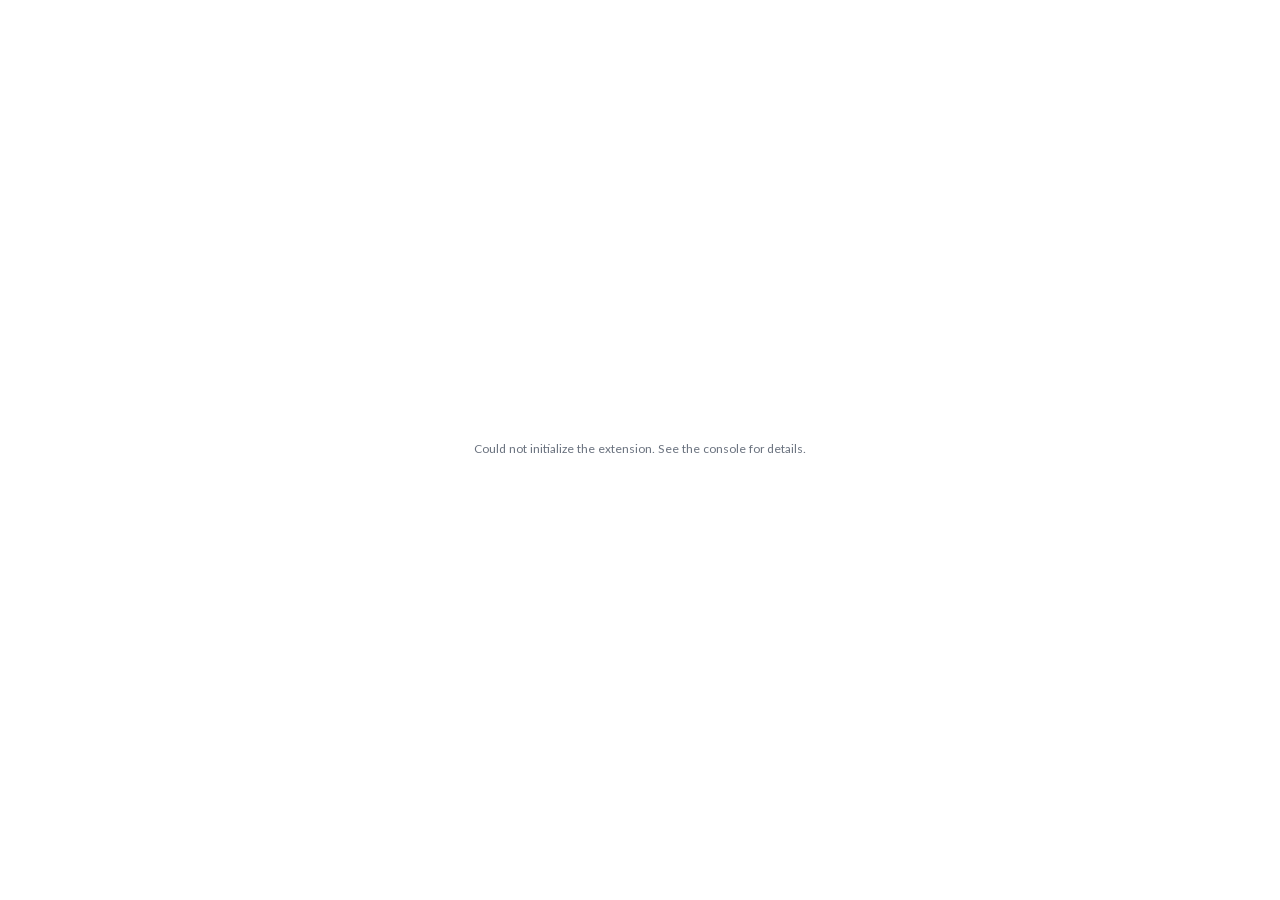
<file: index.html>
<!DOCTYPE html>
<html lang="en">
  <head>
    <meta charset="utf-8" />
    <meta name="viewport" content="width=device-width, initial-scale=1" />
    <title>Line Chart</title>
    <link rel="stylesheet" href="./fonts/fonts.css?v=22ceb76171" />
    <link rel="stylesheet" href="./chart.css?v=8dd216dcb2" />
    <script src="./timing.js?v=666dc99b7c"></script>
    <script src="./icons.js?v=899a3f9c7f"></script>
    <script src="./config.js?v=b764ee4a14"></script>
    <script src="./export.js?v=fc7566d4d2"></script>
    <script src="./chart.js?v=bd6caee003"></script>
  </head>

  <body>
    <div id="card" class="card is-empty">
      <div class="head">
        <div id="icon" class="icon" aria-hidden="true"></div>
        <div id="title" class="title"></div>
        <div id="explanation" class="explanation"></div>
      </div>

      <div id="body" class="body legend-top">
        <div id="legend" class="legend"></div>
        <div id="plot" class="plot">
          <svg id="svg" class="svg" role="img" aria-label="Line chart"></svg>
        </div>
      </div>

      <div id="hint" class="hint"></div>
    </div>

    <div id="tooltip" class="tooltip" role="tooltip"></div>
    <div id="menu" class="menu" role="menu"></div>

    <script>
      // Dev preview only: index.html?mock loads a stand-in for the Tableau API.
      if (/[?&]mock\b/.test(location.search)) document.write('<script src="./dev/mock.js?v=84d4e1e84e"><\/script>');
    </script>
    <script>
      // Tableau Extensions API is bundled in ./lib (no CDN). Skipped when a dev mock already defined it.
      if (!(window.tableau && window.tableau.extensions)) {
        document.write('<script src="./lib/tableau.extensions.1.17.0.min.js?v=276479f2c7"><\/script>');
      }
    </script>
    <script>
      if (window.ExtTiming) ExtTiming.mark('Tableau API library loaded');
      if (window.tableau && window.tableau.extensions) {
        window.LineChart.init();
      } else {
        document.getElementById('hint').textContent =
            'Could not load the Tableau Extensions API library.';
      }
    </script>
  </body>
</html>
</file>
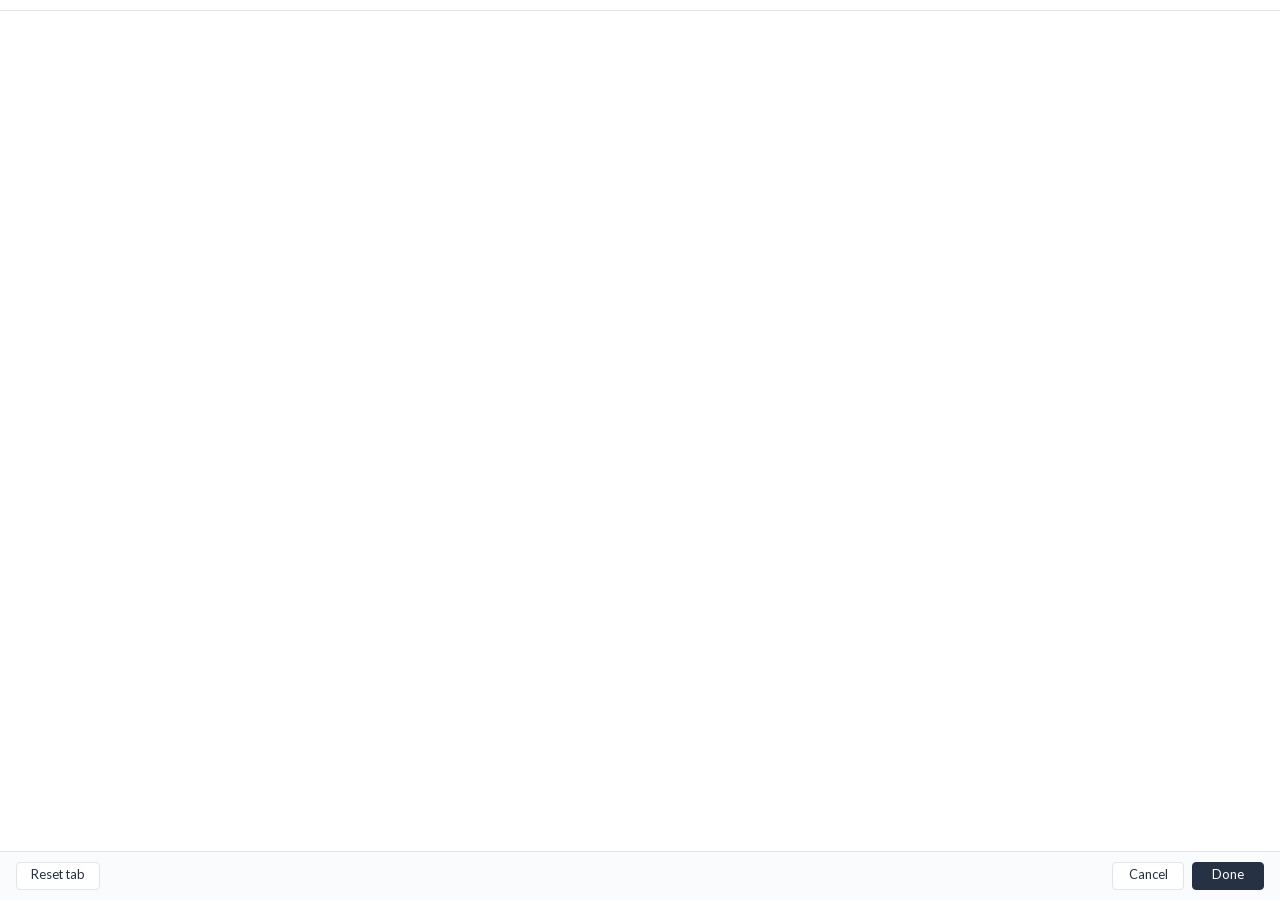
<file: configure.html>
<!DOCTYPE html>
<html lang="en">
  <head>
    <meta charset="utf-8" />
    <meta name="viewport" content="width=device-width, initial-scale=1" />
    <title>Line Chart — Format</title>
    <link rel="stylesheet" href="./fonts/fonts.css?v=22ceb76171" />
    <link rel="stylesheet" href="./configure.css?v=2cba48a777" />
  </head>

  <body>
    <nav class="tabs" id="tabs" role="tablist"></nav>

    <main class="body" id="panels"></main>

    <footer class="footer">
      <button class="btn" id="reset-tab" type="button" title="Restore the defaults for this tab">Reset tab</button>
      <span class="status" id="status"></span>
      <button class="btn" id="cancel" type="button">Cancel</button>
      <button class="btn btn--primary" id="done" type="button">Done</button>
    </footer>

    <script src="./icons.js?v=899a3f9c7f"></script>
    <script src="./config.js?v=b764ee4a14"></script>
    <script src="./configure.js?v=1e35f7ffee"></script>
    <script>
      if (/[?&]mock\b/.test(location.search)) document.write('<script src="./dev/mock.js?v=84d4e1e84e"><\/script>');
    </script>
    <script>
      // Tableau Extensions API is bundled in ./lib (no CDN). Skipped when a dev mock already defined it.
      if (!(window.tableau && window.tableau.extensions)) {
        document.write('<script src="./lib/tableau.extensions.1.17.0.min.js?v=276479f2c7"><\/script>');
      }
    </script>
    <script>
      if (window.tableau && window.tableau.extensions) {
        window.LineChartConfigure.init();
      } else {
        console.error('Could not load the Tableau Extensions API library.');
      }
    </script>
  </body>
</html>
</file>
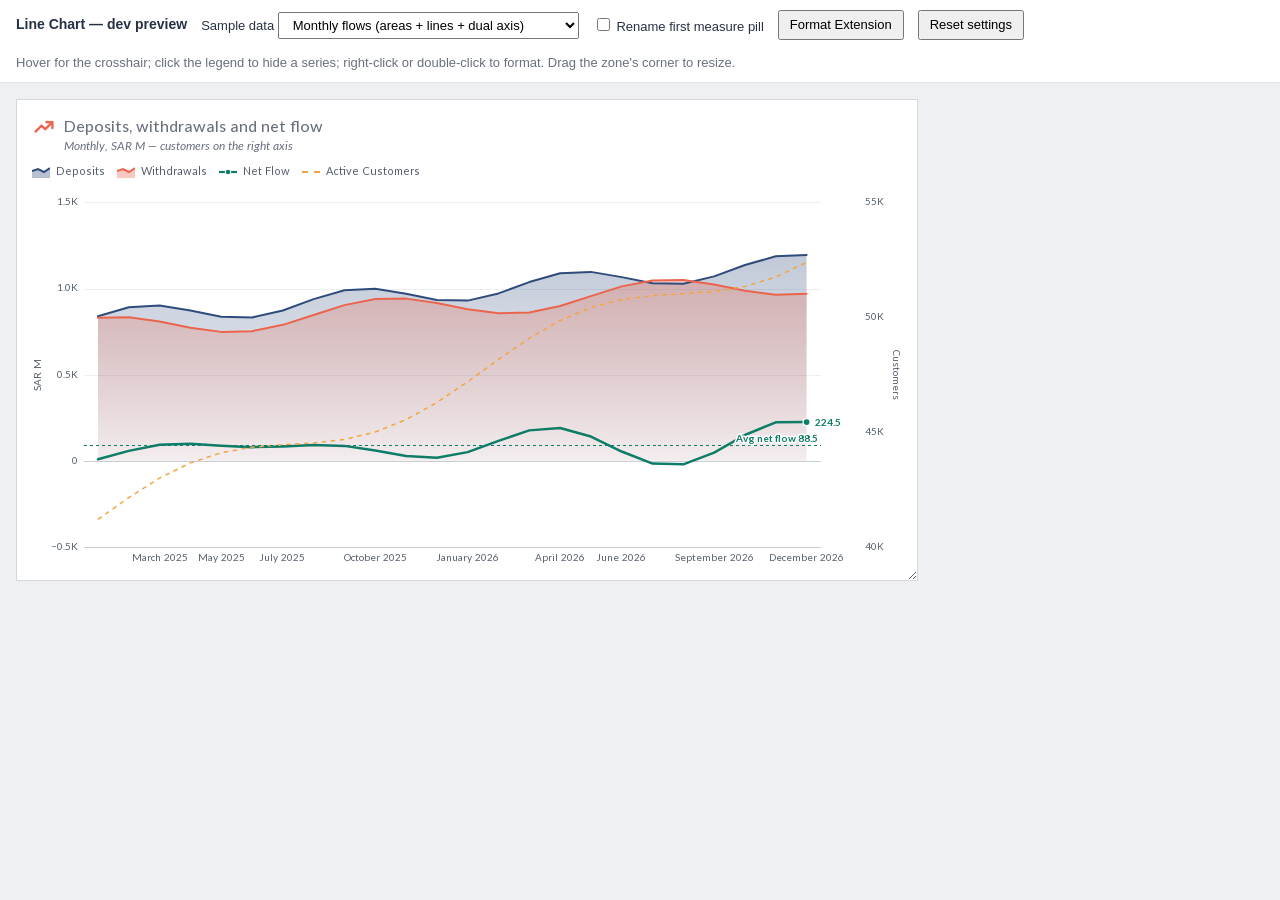
<file: dev/preview.html>
<!DOCTYPE html>
<html lang="en">
<head>
<meta charset="utf-8">
<title>Line Chart — dev preview</title>
<style>
  body { margin: 0; font: 13px/1.4 -apple-system, "Segoe UI", Roboto, Arial, sans-serif; color: #263244; background: #eef0f2; }
  .bar { display: flex; gap: 14px; align-items: center; padding: 10px 16px; background: #fff; border-bottom: 1px solid #e2e4e8; flex-wrap: wrap; }
  .bar b { font-size: 14px; }
  .wrap { display: flex; gap: 16px; padding: 16px; align-items: flex-start; }
  .zone { resize: both; overflow: hidden; width: 900px; height: 480px; background: #fff; border: 1px solid #d5d9df; }
  .zone iframe, .dlg iframe { width: 100%; height: 100%; border: 0; display: block; }
  .dlg { width: 600px; height: 760px; background: #fff; border: 1px solid #d5d9df; box-shadow: 0 6px 24px rgba(0,0,0,.12); display: none; }
  button, select { font: inherit; padding: 4px 10px; }
  .note { color: #68707d; }
</style>
</head>
<body>
  <div class="bar">
    <b>Line Chart — dev preview</b>
    <label>Sample data
      <select id="ds">
        <option value="monthly">Monthly flows (areas + lines + dual axis)</option>
        <option value="channels">By channel (Color dimension, stacked areas)</option>
        <option value="forecast">Actual + forecast (band, forecast, target)</option>
        <option value="daily">Daily raw SAR (exact dates, time spacing)</option>
        <option value="yearmonth">YEAR + MONTH pills (percent)</option>
        <option value="negative">Negative values</option>
        <option value="single">No date (single point)</option>
      </select>
    </label>
    <label><input type="checkbox" id="rename"> Rename first measure pill</label>
    <button id="fmt" type="button">Format Extension</button>
    <button id="reset" type="button">Reset settings</button>
    <span class="note">Hover for the crosshair; click the legend to hide a series; right-click or double-click to format. Drag the zone's corner to resize.</span>
  </div>
  <div class="wrap">
    <div class="zone"><iframe id="card" title="chart"></iframe></div>
    <div class="dlg" id="dlg"><iframe id="dialog" title="Format dialog"></iframe></div>
  </div>
<script>
  var ds = document.getElementById('ds');
  ds.value = localStorage.getItem('lcMockData') || 'monthly';
  var rn = document.getElementById('rename');
  rn.checked = localStorage.getItem('lcMockRename') === '1';
  rn.addEventListener('change', function () { localStorage.setItem('lcMockRename', rn.checked ? '1' : '0'); closeDlg(); load(); });
  function load () { document.getElementById('card').src = '../index.html?mock&data=' + ds.value + (rn.checked ? '&rename' : '') + (/[?&]debug\b/.test(location.search) ? '&debug' : ''); }
  ds.addEventListener('change', function () { localStorage.setItem('lcMockData', ds.value); closeDlg(); load(); });
  document.getElementById('reset').addEventListener('click', function () { localStorage.removeItem('lcMockSettings:' + ds.value); closeDlg(); load(); });
  document.getElementById('fmt').addEventListener('click', function () {
    document.getElementById('card').contentWindow.postMessage({ type: 'lc-configure' }, '*');
  });
  function closeDlg () {
    document.getElementById('dlg').style.display = 'none';
    document.getElementById('dialog').src = 'about:blank';
    var c = document.getElementById('card').contentWindow;
    if (c) c.postMessage({ type: 'lc-dialog-closed' }, '*');
  }
  window.addEventListener('message', function (e) {
    if (!e.data) return;
    if (e.data.type === 'lc-open-dialog') {
      document.getElementById('dlg').style.display = 'block';
      document.getElementById('dialog').src = e.data.url;
    }
    if (e.data.type === 'lc-close-dialog') closeDlg();
  });
  load();
</script>
</body>
</html>
</file>
<file: fonts/fonts.css>
/* Lato 2.0 (SIL Open Font License) — bundled (WOFF2, Latin subset) so the card matches Figma even on
   machines without Lato installed. An installed copy is preferred when present. */
@font-face {
  font-family: "Lato";
  font-style: normal;
  font-weight: 400;
  font-display: swap;
  src: local("Lato Regular"), local("Lato-Regular"), url("./Lato-Regular.woff2") format("woff2");
  unicode-range: U+0000-017F, U+0192, U+02C6, U+02DA, U+02DC, U+2000-206F, U+2070-209F, U+20A0-20CF, U+2100-2122, U+2190-2193, U+2212, U+2215, U+2248, U+2260, U+2264-2265, U+25B2-25BE, U+FEFF, U+FFFD;
}
@font-face {
  font-family: "Lato";
  font-style: italic;
  font-weight: 400;
  font-display: swap;
  src: local("Lato Italic"), local("Lato-Italic"), url("./Lato-Italic.woff2") format("woff2");
  unicode-range: U+0000-017F, U+0192, U+02C6, U+02DA, U+02DC, U+2000-206F, U+2070-209F, U+20A0-20CF, U+2100-2122, U+2190-2193, U+2212, U+2215, U+2248, U+2260, U+2264-2265, U+25B2-25BE, U+FEFF, U+FFFD;
}
@font-face {
  font-family: "Lato";
  font-style: normal;
  font-weight: 500;
  font-display: swap;
  src: local("Lato Medium"), local("Lato-Medium"), url("./Lato-Medium.woff2") format("woff2");
  unicode-range: U+0000-017F, U+0192, U+02C6, U+02DA, U+02DC, U+2000-206F, U+2070-209F, U+20A0-20CF, U+2100-2122, U+2190-2193, U+2212, U+2215, U+2248, U+2260, U+2264-2265, U+25B2-25BE, U+FEFF, U+FFFD;
}
@font-face {
  font-family: "Lato";
  font-style: italic;
  font-weight: 500;
  font-display: swap;
  src: local("Lato Medium Italic"), local("Lato-MediumItalic"), url("./Lato-MediumItalic.woff2") format("woff2");
  unicode-range: U+0000-017F, U+0192, U+02C6, U+02DA, U+02DC, U+2000-206F, U+2070-209F, U+20A0-20CF, U+2100-2122, U+2190-2193, U+2212, U+2215, U+2248, U+2260, U+2264-2265, U+25B2-25BE, U+FEFF, U+FFFD;
}
@font-face {
  font-family: "Lato";
  font-style: normal;
  font-weight: 700;
  font-display: swap;
  src: local("Lato Bold"), local("Lato-Bold"), url("./Lato-Bold.woff2") format("woff2");
  unicode-range: U+0000-017F, U+0192, U+02C6, U+02DA, U+02DC, U+2000-206F, U+2070-209F, U+20A0-20CF, U+2100-2122, U+2190-2193, U+2212, U+2215, U+2248, U+2260, U+2264-2265, U+25B2-25BE, U+FEFF, U+FFFD;
}
@font-face {
  font-family: "Lato";
  font-style: italic;
  font-weight: 700;
  font-display: swap;
  src: local("Lato Bold Italic"), local("Lato-BoldItalic"), url("./Lato-BoldItalic.woff2") format("woff2");
  unicode-range: U+0000-017F, U+0192, U+02C6, U+02DA, U+02DC, U+2000-206F, U+2070-209F, U+20A0-20CF, U+2100-2122, U+2190-2193, U+2212, U+2215, U+2248, U+2260, U+2264-2265, U+25B2-25BE, U+FEFF, U+FFFD;
}
</file>
<file: chart.css>
/* Line Chart — header styled like KPI Card 3; fonts, colours and sizes are set
   inline by chart.js from the saved settings. */

html,
body {
  margin: 0;
  padding: 0;
  width: 100%;
  height: 100%;
  overflow: hidden;
  background: transparent !important;
}

*,
*::before,
*::after {
  box-sizing: border-box;
}

.card {
  width: 100%;
  height: 100%;
  padding: 15px;
  display: flex;
  flex-direction: column;
  align-items: stretch;
  background: transparent;
  border-right: 1px dashed transparent;
  line-height: normal;
  -webkit-font-smoothing: antialiased;
  user-select: none;
  cursor: default;
  overflow: hidden;
}

/* ---- Header (same as KPI Card 3) ------------------------------------- */
.head {
  display: grid;
  grid-template-columns: auto minmax(0, 1fr);
  column-gap: 8px;
  align-items: center;
  min-width: 0;
  flex: none;
}

.icon {
  grid-column: 1;
  grid-row: 1;
  display: flex;
  align-items: center;
  justify-content: center;
  line-height: 0;
}

.head.icon-span .icon { grid-row: 1 / span 2; }

.icon svg,
.icon img { display: block; }

.title {
  grid-column: 2;
  grid-row: 1;
  min-width: 0;
  white-space: nowrap;
  overflow: hidden;
  text-overflow: ellipsis;
}

.explanation {
  grid-column: 2;
  grid-row: 2;
  min-width: 0;
  white-space: nowrap;
  overflow: hidden;
  text-overflow: ellipsis;
}

.card.no-icon .head { grid-template-columns: minmax(0, 1fr); }

.card.no-icon .title,
.card.no-icon .explanation { grid-column: 1; }

.card.no-head .head { display: none; }

/* ---- Chart + legend ----------------------------------------------------- */
.body {
  flex: 1 1 auto;
  min-height: 0;
  display: flex;
  flex-direction: column;
  gap: 6px;
}

.body.legend-bottom .legend { order: 2; }
.body.legend-right { flex-direction: row; }
.body.legend-right .legend {
  order: 2;
  flex-direction: column;
  flex-wrap: nowrap;
  align-items: flex-start;
  max-width: 34%;
  overflow-y: auto;
}

.plot {
  flex: 1 1 auto;
  min-height: 0;
  min-width: 0;
  position: relative;
}

.legend {
  flex: none;
  display: flex;
  flex-wrap: wrap;
  gap: 2px 12px;
  max-height: 40%;
  overflow: hidden;
}

.lg-item {
  display: inline-flex;
  align-items: center;
  gap: 6px;
  max-width: 100%;
  padding: 2px 0;
  border: 0;
  background: none;
  font: inherit;
  color: inherit;
  cursor: default;
  text-align: left;
  min-width: 0;
}

.legend.is-interactive .lg-item { cursor: pointer; }
.lg-sw { display: inline-flex; flex: none; line-height: 0; }
.lg-name { overflow: hidden; text-overflow: ellipsis; white-space: nowrap; }
.lg-val { font-weight: 700; color: #263244; white-space: nowrap; }
.lg-item.is-off { opacity: 0.38; }
.lg-item.is-off .lg-name { text-decoration: line-through; }

.svg {
  position: absolute;
  inset: 0;
  width: 100%;
  height: 100%;
  overflow: visible;
  font-variant-numeric: lining-nums tabular-nums;
}

.svg text { pointer-events: none; }
.svg [data-key] { transition: opacity 0.15s ease; }
.svg .is-dim { opacity: 0.12; }

/* ---- Tooltip ---------------------------------------------------------- */
.tooltip {
  display: none;
  position: fixed;
  z-index: 10;
  pointer-events: none;
  min-width: 140px;
  max-width: 340px;
  padding: 8px 10px;
  background: #ffffff;
  border: 1px solid #e2e4e8;
  border-radius: 6px;
  box-shadow: 0 4px 14px rgba(38, 50, 68, 0.12);
  font-size: 12px;
  line-height: 1.4;
  color: #263244;
  white-space: nowrap;
}

.tt-name { color: #263244; font-weight: 700; margin-bottom: 4px; }
.tt-rows { border-top: 1px solid #eef0f2; padding-top: 5px; }
.tt-row { display: flex; align-items: center; gap: 6px; }
.tt-row .sw { width: 9px; height: 9px; border-radius: 2px; flex: none; }
.tt-row .sw--line { height: 3px; border-radius: 2px; }
.tt-row .sw--band { opacity: 0.45; }
.tt-row .sw--none { background: transparent; }
.tt-row .nm { flex: 1; color: #55606e; overflow: hidden; text-overflow: ellipsis; margin-right: 10px; }
.tt-row .vl { font-weight: 600; }
.tt-row .pc { font-weight: 400; color: #8c96a3; }
.tt-total { margin-top: 3px; padding-top: 3px; border-top: 1px dashed #e2e4e8; }
.tt-total .nm, .tt-total .vl { font-weight: 700; color: #263244; }

/* ---- Right-click menu ------------------------------------------------- */
.menu {
  display: none;
  position: fixed;
  z-index: 20;
  min-width: 190px;
  padding: 4px 0;
  background: #ffffff;
  border: 1px solid #e2e4e8;
  border-radius: 6px;
  box-shadow: 0 6px 18px rgba(38, 50, 68, 0.16);
  font: 12.5px/1.3 "Lato", -apple-system, "Segoe UI", Roboto, Arial, sans-serif;
  color: #263244;
}

.menu button {
  display: block;
  width: 100%;
  padding: 7px 14px;
  border: 0;
  background: none;
  font: inherit;
  color: inherit;
  text-align: left;
  cursor: pointer;
  white-space: nowrap;
}

.menu button:hover { background: #f2f4f6; }
.menu hr { border: 0; border-top: 1px solid #eef0f2; margin: 4px 0; }

/* ---- Empty state ------------------------------------------------------ */
.hint {
  display: none;
  margin: auto;
  max-width: 90%;
  font: 12px/1.45 "Lato", -apple-system, "Segoe UI", Roboto, Arial, sans-serif;
  color: #68707d;
  text-align: center;
}

.card.is-empty > :not(.hint) { display: none; }
.card.is-empty .hint { display: block; }
</file>
<file: configure.css>
:root {
  --text: #263244;
  --muted: #68707d;
  --line: #e2e4e8;
  --soft: #f5f6f8;
  --accent: #eb644c;
  --accent-ink: #ffffff;
  --font: "Lato", -apple-system, BlinkMacSystemFont, "Segoe UI", Roboto, Arial, sans-serif;
}

* { box-sizing: border-box; }

html, body { margin: 0; height: 100%; }

body {
  display: flex;
  flex-direction: column;
  font: 13px/1.35 var(--font);
  color: var(--text);
  background: #fff;
}

/* ---- tabs -------------------------------------------------------------- */
.tabs {
  flex-wrap: wrap;
  display: flex;
  gap: 2px;
  padding: 10px 12px 0;
  border-bottom: 1px solid var(--line);
  flex: none;
  overflow-x: auto;
}

.tab {
  border: 0;
  background: none;
  padding: 8px 10px 9px;
  font: inherit;
  color: var(--muted);
  cursor: pointer;
  border-bottom: 2px solid transparent;
  white-space: nowrap;
}

.tab:hover { color: var(--text); }

.tab[aria-selected="true"] {
  color: var(--text);
  font-weight: 700;
  border-bottom-color: var(--accent);
}

/* ---- panels ------------------------------------------------------------ */
.body {
  flex: 1;
  overflow-y: auto;
  padding: 14px 16px 20px;
}

.panel[hidden] { display: none; }

.group { margin: 0 0 18px; }

.group-title {
  margin: 0 0 8px;
  font-size: 11px;
  font-weight: 700;
  letter-spacing: 0.06em;
  text-transform: uppercase;
  color: var(--muted);
}

.row {
  display: grid;
  grid-template-columns: 132px 1fr;
  align-items: center;
  gap: 10px;
  min-height: 30px;
  margin-bottom: 6px;
}

.row > label:first-child { color: var(--muted); }

.row[hidden] { display: none; }

.help {
  grid-column: 2;
  margin-top: -4px;
  font-size: 11.5px;
  color: var(--muted);
}

.inline { display: flex; align-items: center; gap: 8px; min-width: 0; }

input[type="text"],
input[type="number"],
select,
textarea {
  height: 28px;
  width: 100%;
  min-width: 0;
  padding: 0 8px;
  border: 1px solid var(--line);
  border-radius: 4px;
  font: inherit;
  color: var(--text);
  background: #fff;
}

textarea { height: 52px; padding: 6px 8px; resize: vertical; }

input[type="number"] { width: 84px; }

input:focus, select:focus, textarea:focus {
  outline: 2px solid rgba(235, 100, 76, 0.35);
  outline-offset: 0;
  border-color: var(--accent);
}

input[type="color"] {
  width: 34px;
  height: 28px;
  padding: 0;
  border: 1px solid var(--line);
  border-radius: 4px;
  background: none;
  cursor: pointer;
  flex: none;
}

.hex {
  width: 92px !important;
  font-family: ui-monospace, SFMono-Regular, Menlo, monospace;
  font-size: 12px;
  text-transform: uppercase;
}

.hex.is-invalid { border-color: #e35263; }

input[type="checkbox"] { accent-color: var(--accent); width: 15px; height: 15px; margin: 0; }

input[type="range"] { flex: 1; accent-color: var(--accent); }

.readout { min-width: 38px; text-align: right; color: var(--muted); font-variant-numeric: tabular-nums; }

/* ---- segmented control ------------------------------------------------ */
.seg {
  justify-self: start;
  display: inline-flex;
  border: 1px solid var(--line);
  border-radius: 4px;
  overflow: hidden;
}

.seg button {
  border: 0;
  border-right: 1px solid var(--line);
  background: #fff;
  padding: 5px 10px;
  font: inherit;
  color: var(--text);
  cursor: pointer;
}

.seg button:last-child { border-right: 0; }

.seg button[aria-pressed="true"] { background: var(--text); color: #fff; }

/* ---- icon pickers ------------------------------------------------------ */
.icon-preview {
  display: flex;
  align-items: center;
  gap: 10px;
  padding: 10px 12px;
  border: 1px solid var(--line);
  border-radius: 6px;
  margin-bottom: 14px;
  background: var(--soft);
}

.icon-preview .slot {
  width: 24px;
  height: 24px;
  display: flex;
  align-items: center;
  justify-content: center;
  flex: none;
}

.icon-preview .slot img, .icon-preview .slot svg { display: block; }

.icon-preview .name { color: var(--muted); font-size: 12px; overflow: hidden; text-overflow: ellipsis; white-space: nowrap; }

.grid {
  display: grid;
  grid-template-columns: repeat(auto-fill, minmax(40px, 1fr));
  gap: 6px;
  padding: 2px;
}

.cell {
  height: 40px;
  border: 1px solid var(--line);
  border-radius: 5px;
  background: #fff;
  display: flex;
  align-items: center;
  justify-content: center;
  cursor: pointer;
  padding: 0;
}

.cell:hover { border-color: #b8bdc6; }

.cell.is-active { outline: 2px solid var(--accent); outline-offset: 1px; border-color: transparent; }

.cell img { max-width: 24px; max-height: 24px; display: block; }

.cell--dark, .slot--dark { background: #263244; border-color: #263244; border-radius: 5px; }

.grid-title {
  margin: 12px 0 6px;
  font-size: 11.5px;
  font-weight: 700;
  color: var(--muted);
}

.grid-title:first-child { margin-top: 4px; }

.note { color: var(--muted); font-size: 12px; margin: 6px 0 10px; }

.note code { font-size: 11.5px; background: var(--soft); padding: 1px 4px; border-radius: 3px; }

.drop {
  display: flex;
  flex-direction: column;
  align-items: center;
  justify-content: center;
  gap: 4px;
  padding: 18px;
  border: 1.5px dashed #c9cdd4;
  border-radius: 6px;
  color: var(--muted);
  text-align: center;
  cursor: pointer;
}

.drop.is-over { border-color: var(--accent); background: #fff6f4; }

.drop input { display: none; }

/* ---- footer ------------------------------------------------------------ */
.footer {
  flex: none;
  display: flex;
  align-items: center;
  gap: 8px;
  padding: 10px 16px;
  border-top: 1px solid var(--line);
  background: #fafbfc;
}

.status { margin-right: auto; color: var(--muted); font-size: 12px; }

.btn {
  height: 28px;
  min-width: 72px;
  padding: 0 14px;
  border: 1px solid var(--line);
  border-radius: 4px;
  background: #fff;
  font: inherit;
  color: var(--text);
  cursor: pointer;
}

.btn:hover { background: var(--soft); }

.btn--primary { background: var(--text); border-color: var(--text); color: #fff; }

.btn--primary:hover { background: #1a2433; }

/* ---- Waterfall additions --------------------------------------------- */
.tabs {
  flex-wrap: wrap; flex-wrap: wrap; }
.sample {
  grid-column: 2;
  margin: 2px 0 8px 142px;
  font-size: 12px;
  color: var(--muted);
  font-variant-numeric: tabular-nums;
  white-space: pre;
}
.subcard {
  border: 1px solid var(--line);
  border-radius: 6px;
  padding: 10px 12px 8px;
  margin-bottom: 10px;
  background: var(--soft);
}
.btn--small { height: 24px; min-width: 0; padding: 0 10px; font-size: 12px; }
.group .inline .btn { flex: none; }
.note a { color: var(--accent); }
.dimlist { display: flex; flex-direction: column; gap: 4px; }
.dimitem {
  display: flex; align-items: center; gap: 8px;
  padding: 4px 6px 4px 8px; border: 1px solid var(--line); border-radius: 4px; background: #fff;
}
.dimitem.is-off .dimname { color: var(--muted); }
.dimname { flex: 1; min-width: 0; overflow: hidden; text-overflow: ellipsis; white-space: nowrap; }
.mini {
  width: 24px; height: 22px; padding: 0; border: 1px solid var(--line); border-radius: 3px;
  background: #fff; color: var(--text); font-size: 9px; cursor: pointer;
}
.mini:disabled { opacity: 0.3; cursor: default; }

/* ---- Line Chart additions ---------------------------------------------- */
.swatches { display: flex; gap: 4px; margin: -2px 0 8px 142px; }
.swatch { width: 18px; height: 12px; border-radius: 2px; display: inline-block; }
.group > .btn { margin-top: 4px; }
</file>
